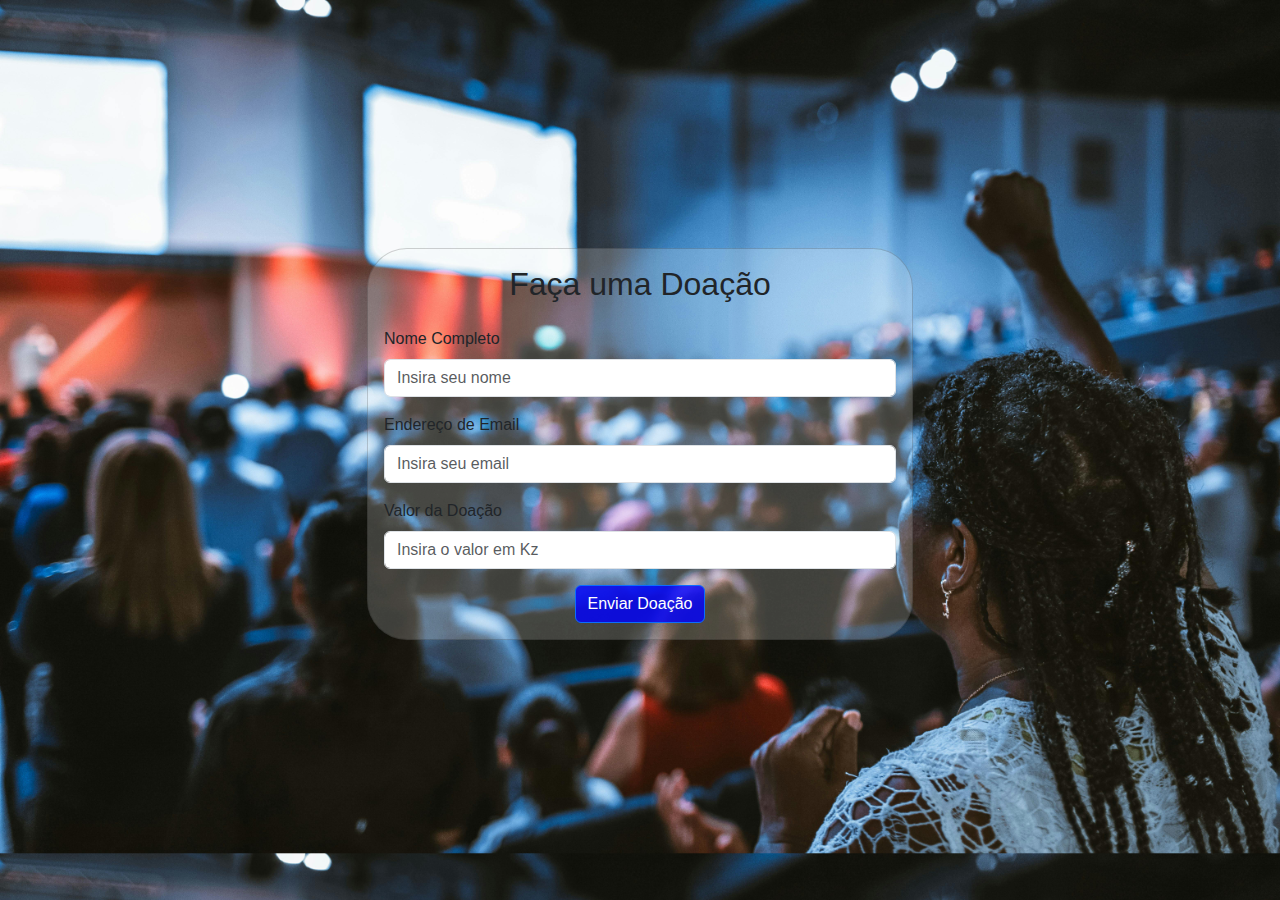
<file: donate.html>
<!DOCTYPE html>
<html lang="pt-pt">
<head>
    <meta charset="UTF-8">
    <meta name="viewport" content="width=device-width, initial-scale=1.0">
    <title>Doações</title>
    <link href="https://cdn.jsdelivr.net/npm/bootstrap@5.3.3/dist/css/bootstrap.min.css" rel="stylesheet">
</head>
<body>

    <style>
        body{
            background-size: cover;
            background-image: url(assets/img/pexels-luis-quintero-2833037.jpg);
            font-family: 'Poppins', sans-serif;
        }
        .container{
            padding-top: 200px;

        }
        .card {
        background-color: rgba(255, 255, 255, 0.2); 
        border-radius: 40px;
    }
    .btn{
        background-color: rgba(0, 0, 255, 0.8); 
    }
    *{
        font-family: 'Poppins', sans-serif;
    }
    </style>
<div class="container mt-5">
    <div class="row justify-content-center">
        <div class="col-lg-6">
            <div class="card">
                <div class="card-body">
                    <h2 class="card-title text-center mb-4">Faça uma Doação</h2>
                    <form>
                        <div class="mb-3">
                            <label for="nome" class="form-label">Nome Completo</label>
                            <input type="text" class="form-control" id="nome" placeholder="Insira seu nome">
                        </div>
                        <div class="mb-3">
                            <label for="email" class="form-label">Endereço de Email</label>
                            <input type="email" class="form-control" id="email" placeholder="Insira seu email">
                        </div>
                        <div class="mb-3">
                            <label for="valor" class="form-label">Valor da Doação</label>
                            <input type="number" class="form-control" id="valor" placeholder="Insira o valor em Kz">
                        </div>
                        <div class="text-center">
                            <button type="submit" class="btn btn-primary">Enviar Doação</button>
                        </div>
                    </form>
                </div>
            </div>
        </div>
    </div>
</div>

<script src="https://cdn.jsdelivr.net/npm/bootstrap@5.3.3/dist/js/bootstrap.bundle.min.js"></script>
</body>
</html>
</file>
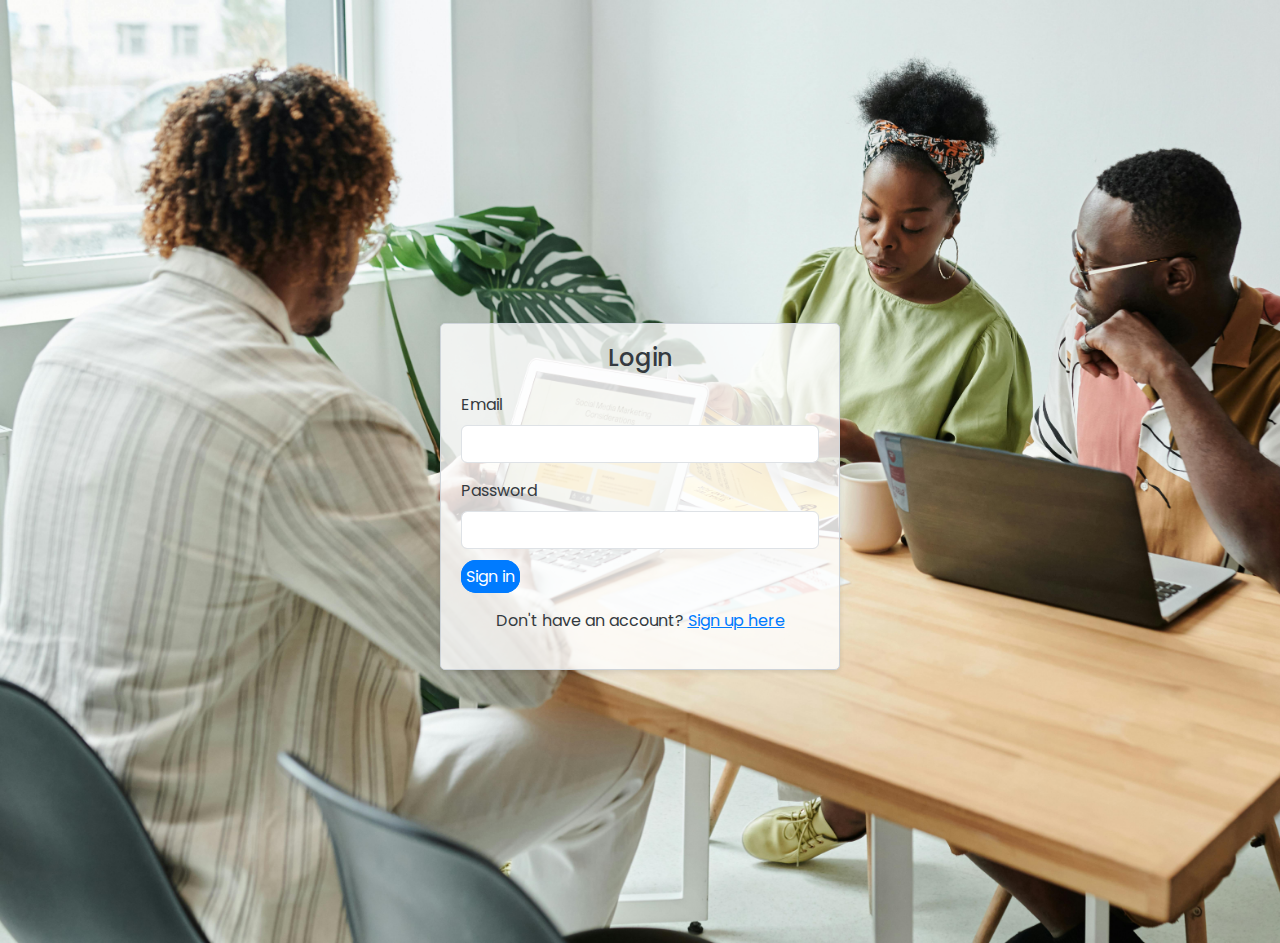
<file: login.html>
<!DOCTYPE html>
<html lang="en">
<head>
    <meta charset="UTF-8">
    <meta name="viewport" content="width=device-width, initial-scale=1.0">
    <title>Login</title>
    <!-- Bootstrap CSS -->
    <link href="https://cdn.jsdelivr.net/npm/bootstrap@5.3.3/dist/css/bootstrap.min.css" rel="stylesheet" integrity="sha384-QWTKZyjpPEjISv5WaRU9OFeRpok6YctnYmDr5pNlyT2bRjXh0JMhjY6hW+ALEwIH" crossorigin="anonymous">
    <!-- Font Awesome -->
    <link href="https://cdnjs.cloudflare.com/ajax/libs/font-awesome/6.0.0-beta3/css/all.min.css" rel="stylesheet">
    <!-- Fonte -->
    <link href="https://fonts.googleapis.com/css2?family=Pacifico&family=Poppins:ital,wght@0,100;0,200;0,300;0,400;0,500;0,600;0,700;0,800;0,900;1,100;1,200;1,300;1,400;1,500;1,600;1,700;1,800;1,900&family=Roboto&display=swap" rel="stylesheet">
    <link rel="stylesheet" href="assets/css/style-login.css">
    
</head>
<body>
    <div class="container">
        <div class="row justify-content-center">
            <div class="col-md-6">
                <div class="login-container">
                    <h2 class="login-title">Login</h2>
                    <form>
                        <div class="mb-3">
                            <label for="inputEmail" class="form-label">Email</label>
                            <input type="email" class="form-control" id="inputEmail" aria-describedby="emailHelp">
                        </div>
                        <div class="mb-3">
                            <label for="inputPassword" class="form-label">Password</label>
                            <input type="password" class="form-control" id="inputPassword">
                        </div>
                        <!--<button type="submit" class="btn btn-primary"><!--><a class="log" href="user-page-lf.html">Sign in</a><!--</button>-->
                    </form>
                    <div class="register-link">
                        <p>Don't have an account? <a href="signup.html">Sign up here</a></p>
                    </div>
                </div>
            </div>
        </div>
    </div>
</body>
</html>
</file>
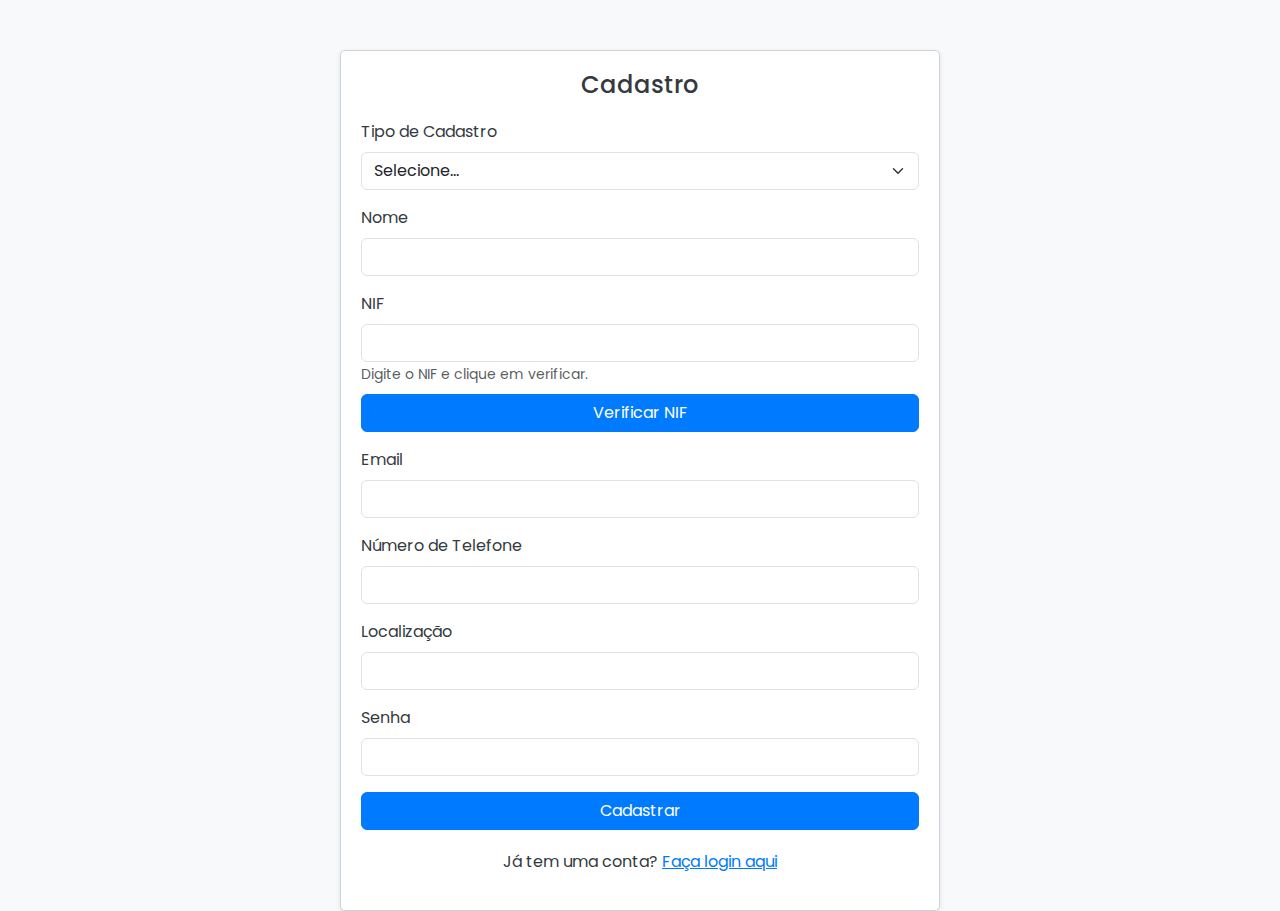
<file: signup.html>
<!DOCTYPE html>
<html lang="en">
<head>
    <meta charset="UTF-8">
    <meta name="viewport" content="width=device-width, initial-scale=1.0">
    <title>Cadastro</title>
    <!-- Bootstrap CSS -->
    <link href="https://cdn.jsdelivr.net/npm/bootstrap@5.3.3/dist/css/bootstrap.min.css" rel="stylesheet" integrity="sha384-QWTKZyjpPEjISv5WaRU9OFeRpok6YctnYmDr5pNlyT2bRjXh0JMhjY6hW+ALEwIH" crossorigin="anonymous">
    <link rel="stylesheet" href="assets/css/style-signup.css">
    <!-- Font Awesome -->
    <link href="https://cdnjs.cloudflare.com/ajax/libs/font-awesome/6.0.0-beta3/css/all.min.css" rel="stylesheet">
    <!-- Fonte -->
    <link href="https://fonts.googleapis.com/css2?family=Pacifico&family=Poppins:ital,wght@0,100;0,200;0,300;0,400;0,500;0,600;0,700;0,800;0,900;1,100;1,200;1,300;1,400;1,500;1,600;1,700;1,800;1,900&family=Roboto&display=swap" rel="stylesheet">


</head>
<body>
    <div class="container">
        <div class="row justify-content-center">
            <div class="col-md-8">
                <div class="register-container">
                    <h2 class="register-title">Cadastro</h2>
                    <form>
                        <div class="mb-3">
                            <label for="inputType" class="form-label">Tipo de Cadastro</label>
                            <select class="form-select" id="inputType">
                                <option selected>Selecione...</option>
                                <option value="pretendente">Pretendente de Financiamento</option>
                                <option value="financiador">Financiador</option>
                            </select>
                        </div>
                        <div class="mb-3">
                            <label for="inputName" class="form-label">Nome</label>
                            <input type="text" class="form-control" id="inputName">
                        </div>
                        <div class="mb-3">
                            <label for="inputNIF" class="form-label">NIF</label>
                            <input type="text" class="form-control" id="inputNIF">
                            <small id="nifHelp" class="form-text text-muted">Digite o NIF e clique em verificar.</small>
                            <button type="button" class="btn btn-primary mt-2">Verificar NIF</button>
                        </div>
                        <div class="mb-3">
                            <label for="inputEmail" class="form-label">Email</label>
                            <input type="email" class="form-control" id="inputEmail">
                        </div>
                        <div class="mb-3">
                            <label for="inputPhone" class="form-label">Número de Telefone</label>
                            <input type="text" class="form-control" id="inputPhone">
                        </div>
                        <div class="mb-3">
                            <label for="inputLocation" class="form-label">Localização</label>
                            <input type="text" class="form-control" id="inputLocation">
                        </div>
                        <div class="mb-3">
                            <label for="inputPassword" class="form-label">Senha</label>
                            <input type="password" class="form-control" id="inputPassword">
                        </div>
                        <button type="submit" class="btn btn-primary">Cadastrar</button>
                    </form>
                    <div class="register-link">
                        <p>Já tem uma conta? <a href="login.html">Faça login aqui</a></p>
                    </div>
                </div>
            </div>
        </div>
    </div>
</body>
</html>
</file>
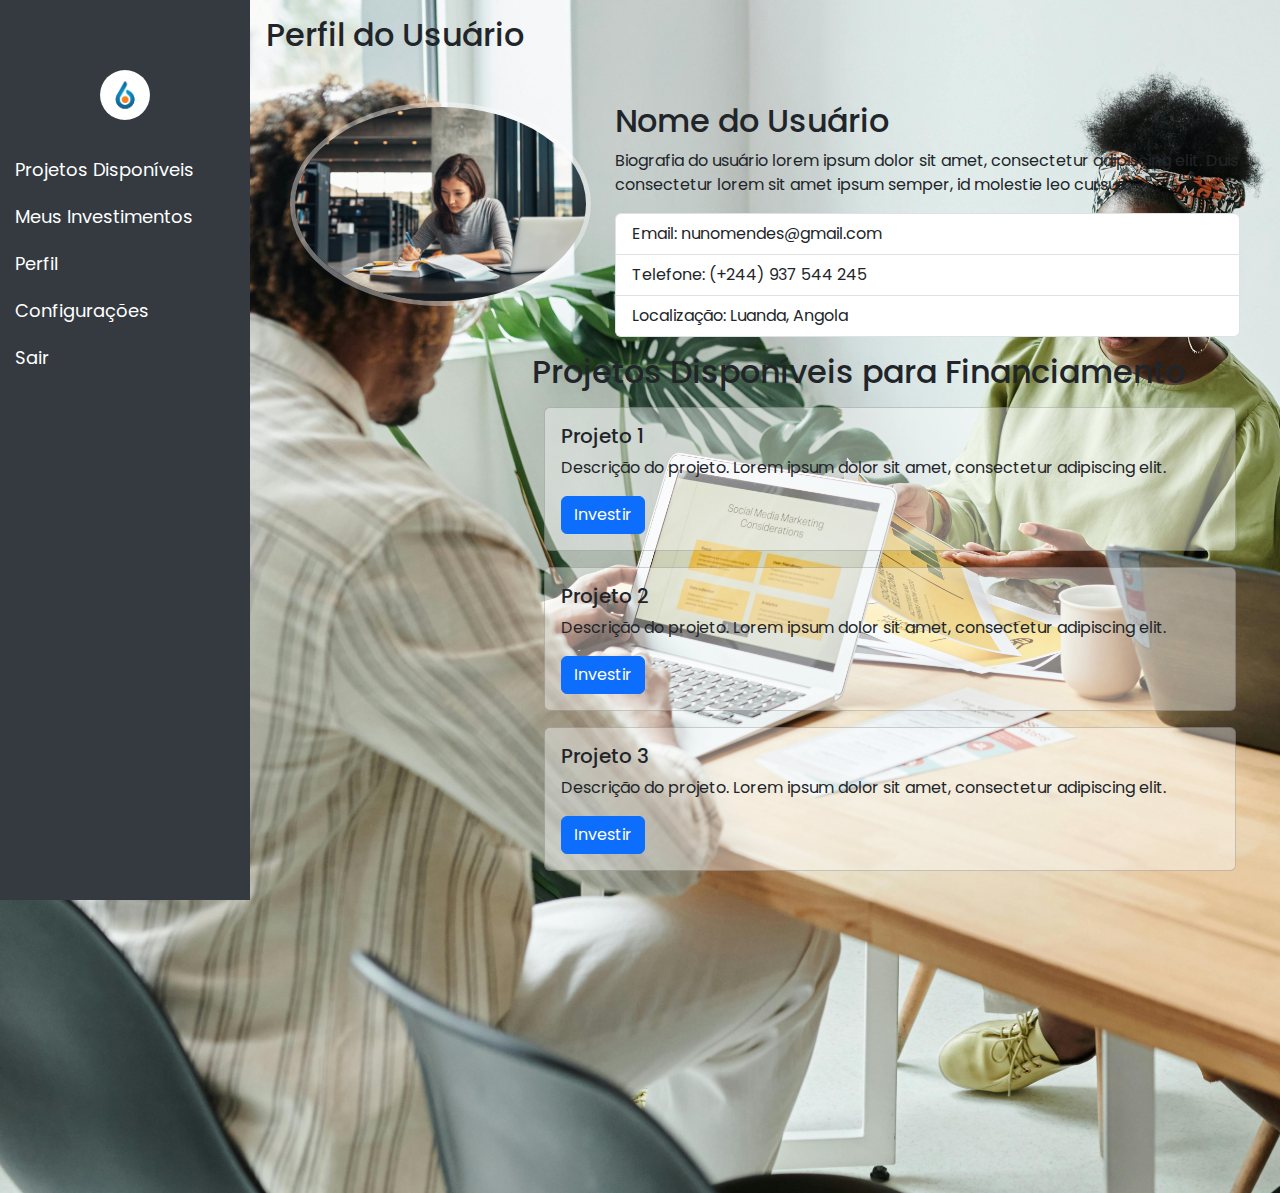
<file: user-page-f.html>
<!DOCTYPE html>
<html lang="pt-pt">
<head>
  <meta charset="UTF-8">
  <meta name="viewport" content="width=device-width, initial-scale=1.0">
  <title>Página do Financiador</title>
  <!-- Bootstrap CSS -->
  <link href="https://cdn.jsdelivr.net/npm/bootstrap@5.3.3/dist/css/bootstrap.min.css" rel="stylesheet">
  <!-- Font Awesome -->
  <link href="https://cdnjs.cloudflare.com/ajax/libs/font-awesome/6.0.0-beta3/css/all.min.css" rel="stylesheet">
  <!-- Fonte -->
  <link href="https://fonts.googleapis.com/css2?family=Pacifico&family=Poppins:ital,wght@0,100;0,200;0,300;0,400;0,500;0,600;0,700;0,800;0,900;1,100;1,200;1,300;1,400;1,500;1,600;1,700;1,800;1,900&family=Roboto&display=swap" rel="stylesheet">
  <style>
    body {
      font-family: 'Poppins', sans-serif;
      background-image: url(assets/img/pexels-darlene-alderson-7970849.jpg);
      background-size: cover;
    } 

    .navbar-vertical {
      background-color: #343a40;
      width: 250px;
      position: fixed;
      height: 100%;
      left: 0;
      top: 0;
      overflow-x: hidden;
      transition: 0.2s;
      padding-top: 60px;
    }

    .navbar-vertical a {
      padding: 10px 15px;
      text-decoration: none;
      font-size: 18px;
      color: #fff;
      display: block;
    }

    .navbar-vertical a:hover {
      background-color: #555;
    }

    .content {
      margin-left: 250px;
      padding: 16px;
      min-height: calc(100vh - 60px);
    }
    .card{
      background-color: rgba(255, 255, 255, 0.4); 
    }
    .icon{
      width: 50px;
      border-radius: 80px;
    }
    @media screen and (max-height: 450px) {
      .navbar-vertical {padding-top: 15px;}
      .navbar-vertical a {font-size: 14px;}
    }
  </style>
</head>
<body>

  <!-- Navbar -->
  <nav class="navbar-vertical">
    <div class="text-center mb-3">
      <a href="#" class="text-decoration-none text-white"><img src="assets/img/—Pngtree—initials b logo vector template_4967429.png" class="icon" alt=""></a>
    </div>
    <a href="#" class="text-decoration-none">Projetos Disponíveis</a>
    <a href="#" class="text-decoration-none">Meus Investimentos</a>
    <a href="#" class="text-decoration-none">Perfil</a>
    <a href="#" class="text-decoration-none">Configurações</a>
    <a href="#" class="text-decoration-none">Sair</a>
  </nav>

  <!-- Conteúdo da Página -->
   <!-- Conteúdo da Página -->
   <div class="content">
    <h2>Perfil do Usuário</h2>
    <div class="container">
      <!-- Informações do perfil do usuário -->
      <div class="container mt-5">
        <div class="row">
          <div class="col-md-4">
            <img src="assets/img/PE-Eligibility-Image-600x400-1.png" alt="Foto de Perfil" class="img-fluid rounded-circle" style="border: 5px rgba(255, 255, 255, 0.4) solid;">
          </div>
          <div class="col-md-8">
            <h2 class="tex">Nome do Usuário</h2>
            <p>Biografia do usuário lorem ipsum dolor sit amet, consectetur adipiscing elit. Duis consectetur lorem sit amet ipsum semper, id molestie leo cursus.</p>
            <ul class="list-group">
              <li class="list-group-item">Email: nunomendes@gmail.com
              </li>
              <li class="list-group-item">Telefone: (+244) 937 544 245</li>
              <li class="list-group-item">Localização: Luanda, Angola</li>
            </ul>
          </div>
        </div>
      </div>
    </div>
  <div class="content">
    <h2>Projetos Disponíveis para Financiamento</h2>
    <div class="container">
      <!-- Lista de projetos disponíveis -->
      <div class="card mt-3">
        <div class="card-body">
          <h5 class="card-title">Projeto 1</h5>
          <p class="card-text">Descrição do projeto. Lorem ipsum dolor sit amet, consectetur adipiscing elit.</p>
          <a href="#" class="btn btn-primary">Investir</a>
        </div>
      </div>
      <div class="card mt-3">
        <div class="card-body">
          <h5 class="card-title">Projeto 2</h5>
          <p class="card-text">Descrição do projeto. Lorem ipsum dolor sit amet, consectetur adipiscing elit.</p>
          <a href="#" class="btn btn-primary">Investir</a>
        </div>
      </div>
      <div class="card mt-3">
        <div class="card-body">
          <h5 class="card-title">Projeto 3</h5>
          <p class="card-text">Descrição do projeto. Lorem ipsum dolor sit amet, consectetur adipiscing elit.</p>
          <a href="#" class="btn btn-primary">Investir</a>
        </div>
      </div>
    </div>
  </div>

<script src="bootstrap-5.3.3-dist/js/bootstrap.bundle.js"></script>
</body>
</html>
</file>
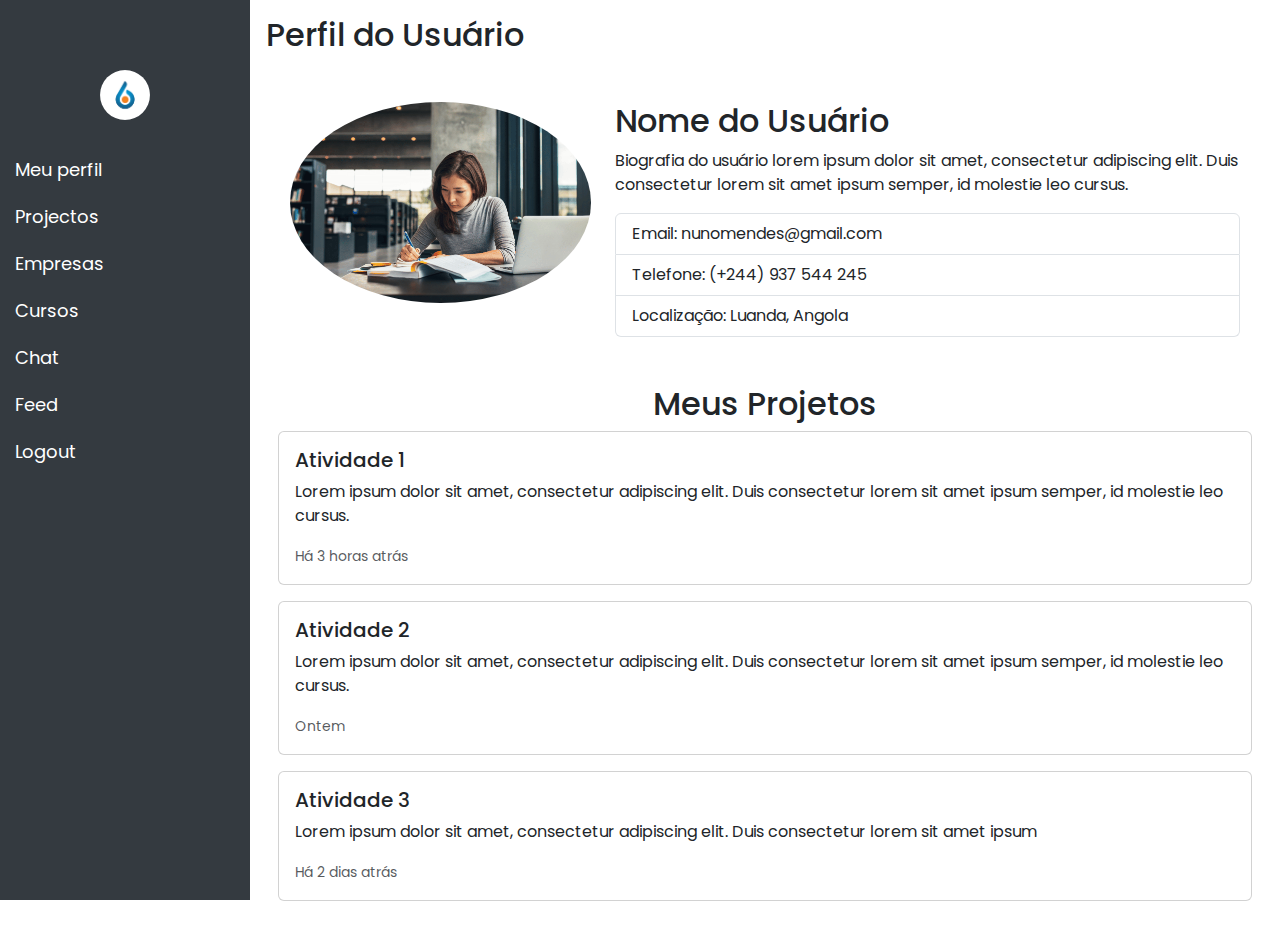
<file: user-page-lf.html>
<!DOCTYPE html>
<html lang="en">
<head>
  <meta charset="UTF-8">
  <meta name="viewport" content="width=device-width, initial-scale=1.0">
  <title>Vertical Navbar Bootstrap</title>
  <!-- Bootstrap CSS -->
  <link href="https://cdn.jsdelivr.net/npm/bootstrap@5.3.3/dist/css/bootstrap.min.css" rel="stylesheet" integrity="sha384-QWTKZyjpPEjISv5WaRU9OFeRpok6YctnYmDr5pNlyT2bRjXh0JMhjY6hW+ALEwIH" crossorigin="anonymous">
  <link rel="stylesheet" href="bootstrap-5.3.3-dist/css/bootstrap.min.css">
  <!-- Font Awesome -->
  <link href="https://cdnjs.cloudflare.com/ajax/libs/font-awesome/6.0.0-beta3/css/all.min.css" rel="stylesheet">
  <!-- Fonte -->
  <link href="https://fonts.googleapis.com/css2?family=Pacifico&family=Poppins:ital,wght@0,100;0,200;0,300;0,400;0,500;0,600;0,700;0,800;0,900;1,100;1,200;1,300;1,400;1,500;1,600;1,700;1,800;1,900&family=Roboto&display=swap" rel="stylesheet">
  <style>
    body {
      font-family: 'Poppins', sans-serif;
    }

    .navbar-vertical {
      background-color: #343a40;
      width: 250px;
      position: fixed;
      height: 100%;
      left: 0;
      top: 0;
      overflow-x: hidden;
      transition: 0.2s;
      padding-top: 60px;
    }

    .navbar-vertical a {
      padding: 10px 15px;
      text-decoration: none;
      font-size: 18px;
      color: #fff;
      display: block;
    }

    .navbar-vertical a:hover {
      background-color: #555;
    }

    .content {
      margin-left: 250px;
      padding: 16px;
      min-height: calc(100vh - 60px);
    }

    @media screen and (max-height: 450px) {
      .navbar-vertical {padding-top: 15px;}
      .navbar-vertical a {font-size: 14px;}
    }
    .icon{
      width: 50px;
      border-radius: 80px;
    }
  </style>
</head>
<body>

  <!-- Navbar -->
  <nav class="navbar-vertical">
    <div class="text-center mb-3">
      <a href="#" class="text-decoration-none text-white"><img src="assets/img/—Pngtree—initials b logo vector template_4967429.png" class="icon" alt=""></a>
    </div>
    <a href="#" class="text-decoration-none">Meu perfil</a>
    <a href="#" class="text-decoration-none">Projectos</a>
    <a href="#" class="text-decoration-none">Empresas</a>
    <a href="#" class="text-decoration-none">Cursos</a>
    <a href="#" class="text-decoration-none">Chat</a>
    <a href="#" class="text-decoration-none">Feed</a>
    <a href="#" class="text-decoration-none">Logout</a>
  </nav>

  <!-- Conteúdo da Página -->
  <div class="content">
    <h2>Perfil do Usuário</h2>
    <div class="container">
      <!-- Informações do perfil do usuário -->
      <div class="container mt-5">
        <div class="row">
          <div class="col-md-4">
            <img src="assets/img/PE-Eligibility-Image-600x400-1.png" alt="Foto de Perfil" class="img-fluid rounded-circle">
          </div>
          <div class="col-md-8">
            <h2 class="tex">Nome do Usuário</h2>
            <p>Biografia do usuário lorem ipsum dolor sit amet, consectetur adipiscing elit. Duis consectetur lorem sit amet ipsum semper, id molestie leo cursus.</p>
            <ul class="list-group">
              <li class="list-group-item">Email: nunomendes@gmail.com
              </li>
              <li class="list-group-item">Telefone: (+244) 937 544 245</li>
              <li class="list-group-item">Localização: Luanda, Angola</li>
            </ul>
          </div>
        </div>
      </div>
    </div>

    <h2 class="mt-5 text-center">Meus Projetos</h2>
    <div class="container">
      <!-- Lista de projetos do usuário -->
      



       <!-- Atividade 1 -->
  <div class="card mb-3">
    <div class="card-body">
      <h5 class="card-title">Atividade 1</h5>
      <p class="card-text">Lorem ipsum dolor sit amet, consectetur adipiscing elit. Duis consectetur lorem sit amet ipsum semper, id molestie leo cursus.</p>
      <p class="card-text"><small class="text-muted">Há 3 horas atrás</small></p>
    </div>
  </div>

  <!-- Atividade 2 -->
  <div class="card mb-3">
    <div class="card-body">
      <h5 class="card-title">Atividade 2</h5>
      <p class="card-text">Lorem ipsum dolor sit amet, consectetur adipiscing elit. Duis consectetur lorem sit amet ipsum semper, id molestie leo cursus.</p>
      <p class="card-text"><small class="text-muted">Ontem</small></p>
    </div>
  </div>

  <!-- Atividade 3 -->
  <div class="card mb-3">
    <div class="card-body">
      <h5 class="card-title">Atividade 3</h5>
      <p class="card-text">Lorem ipsum dolor sit amet, consectetur adipiscing elit. Duis consectetur lorem sit amet ipsum </p>
      <p class="card-text"><small class="text-muted">Há 2 dias atrás</small></p>
    </div>
  </div>
</div>
    </div>

 

<script src="bootstrap-5.3.3-dist/js/bootstrap.bundle.js"></script>
</body>
</html>
</file>
<file: assets/css/style-login.css>
body {
    font-family: 'Poppins', sans-serif;
    background-color: #f8f9fa;
    color: #343a40;
    margin-top: 50px;
    background-size: cover;
    background-image: url(../img/pexels-darlene-alderson-7970849.jpg);
}

.login-container {
    max-width: 400px;
    margin: 50% auto;
    padding: 20px;
    border: 1px solid #ced4da;
    border-radius: 5px;
    background-color: #fff;
    box-shadow: 0 2px 5px rgba(0, 0, 0, 0.1);
}

.login-title {
    text-align: center;
    font-size: 24px;
    margin-bottom: 20px;
}

.form-check-label {
    font-weight: 500;
}

.btn-primary {
    background-color: #007bff;
    border-color: #007bff;
    width: 100%;
}

.btn-primary:hover {
    background-color: #0056b3;
    border-color: #0056b3;
}

.form-control:focus {
    border-color: #007bff;
    box-shadow: none;
}

.form-check-input:checked {
    background-color: #007bff;
    border-color: #007bff;
}

.register-link {
    text-align: center;
    margin-top: 20px;
}

.register-link a {
    color: #007bff;
}
.log{
    border: 5px #007bff solid;
    text-decoration: none;
    background-color: #007bff;
    color: #fff;
    border-radius: 15px;
    align-items: center;
    left: 50%;
    justify-items: center;

}
.login-container{
background-color: rgba(255, 255, 255, 0.8); 
}
</file>
<file: assets/css/style-signup.css>
body {
    font-family: 'Poppins', sans-serif;
    background-color: #f8f9fa;
    color: #343a40;
    margin-top: 50px;
}

.register-container {
    max-width: 600px;
    margin: 0 auto;
    padding: 20px;
    border: 1px solid #ced4da;
    border-radius: 5px;
    background-color: #fff;
    box-shadow: 0 2px 5px rgba(0, 0, 0, 0.1);
}

.register-title {
    text-align: center;
    font-size: 24px;
    margin-bottom: 20px;
}

.form-check-label {
    font-weight: 500;
}

.btn-primary {
    background-color: #007bff;
    border-color: #007bff;
    width: 100%;
}

.btn-primary:hover {
    background-color: #0056b3;
    border-color: #0056b3;
}

.form-control:focus {
    border-color: #007bff;
    box-shadow: none;
}

.form-check-input:checked {
    background-color: #007bff;
    border-color: #007bff;
}

.register-link {
    text-align: center;
    margin-top: 20px;
}

.register-link a {
    color: #007bff;
}
</file>
